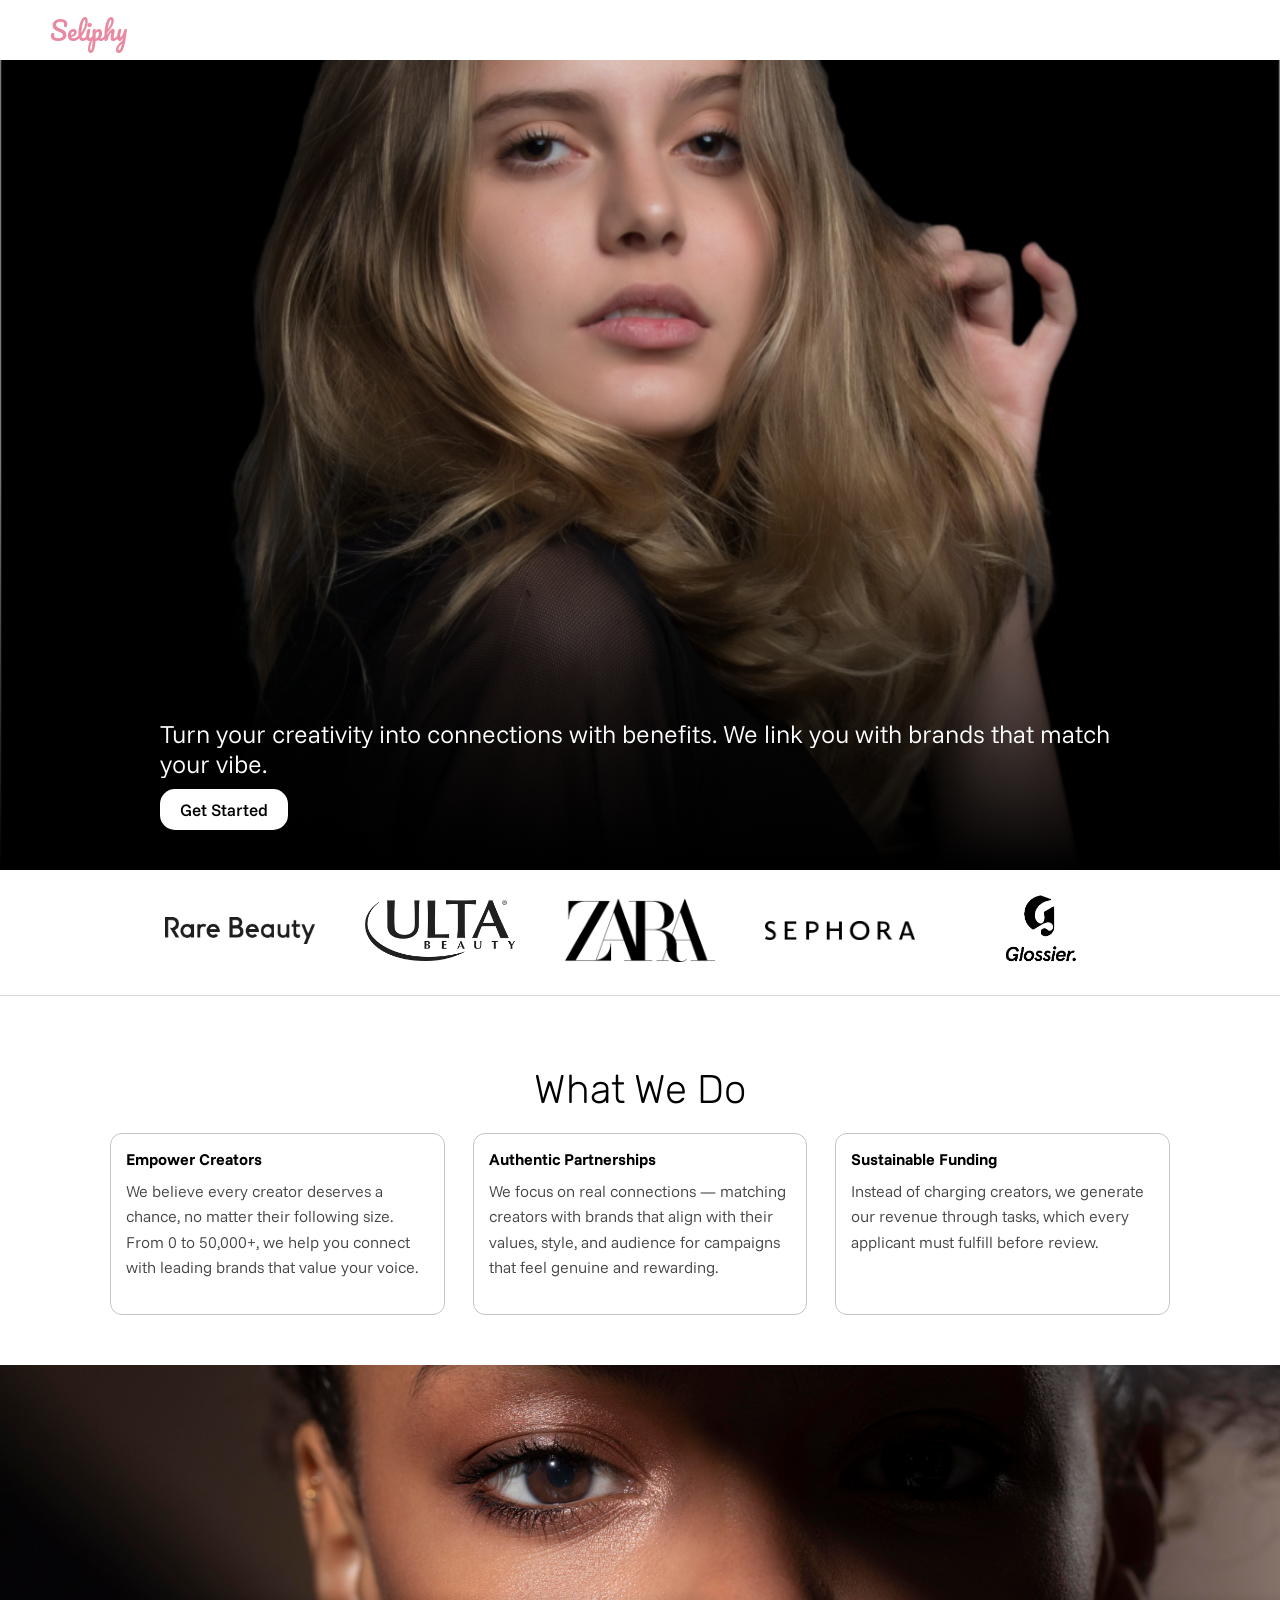
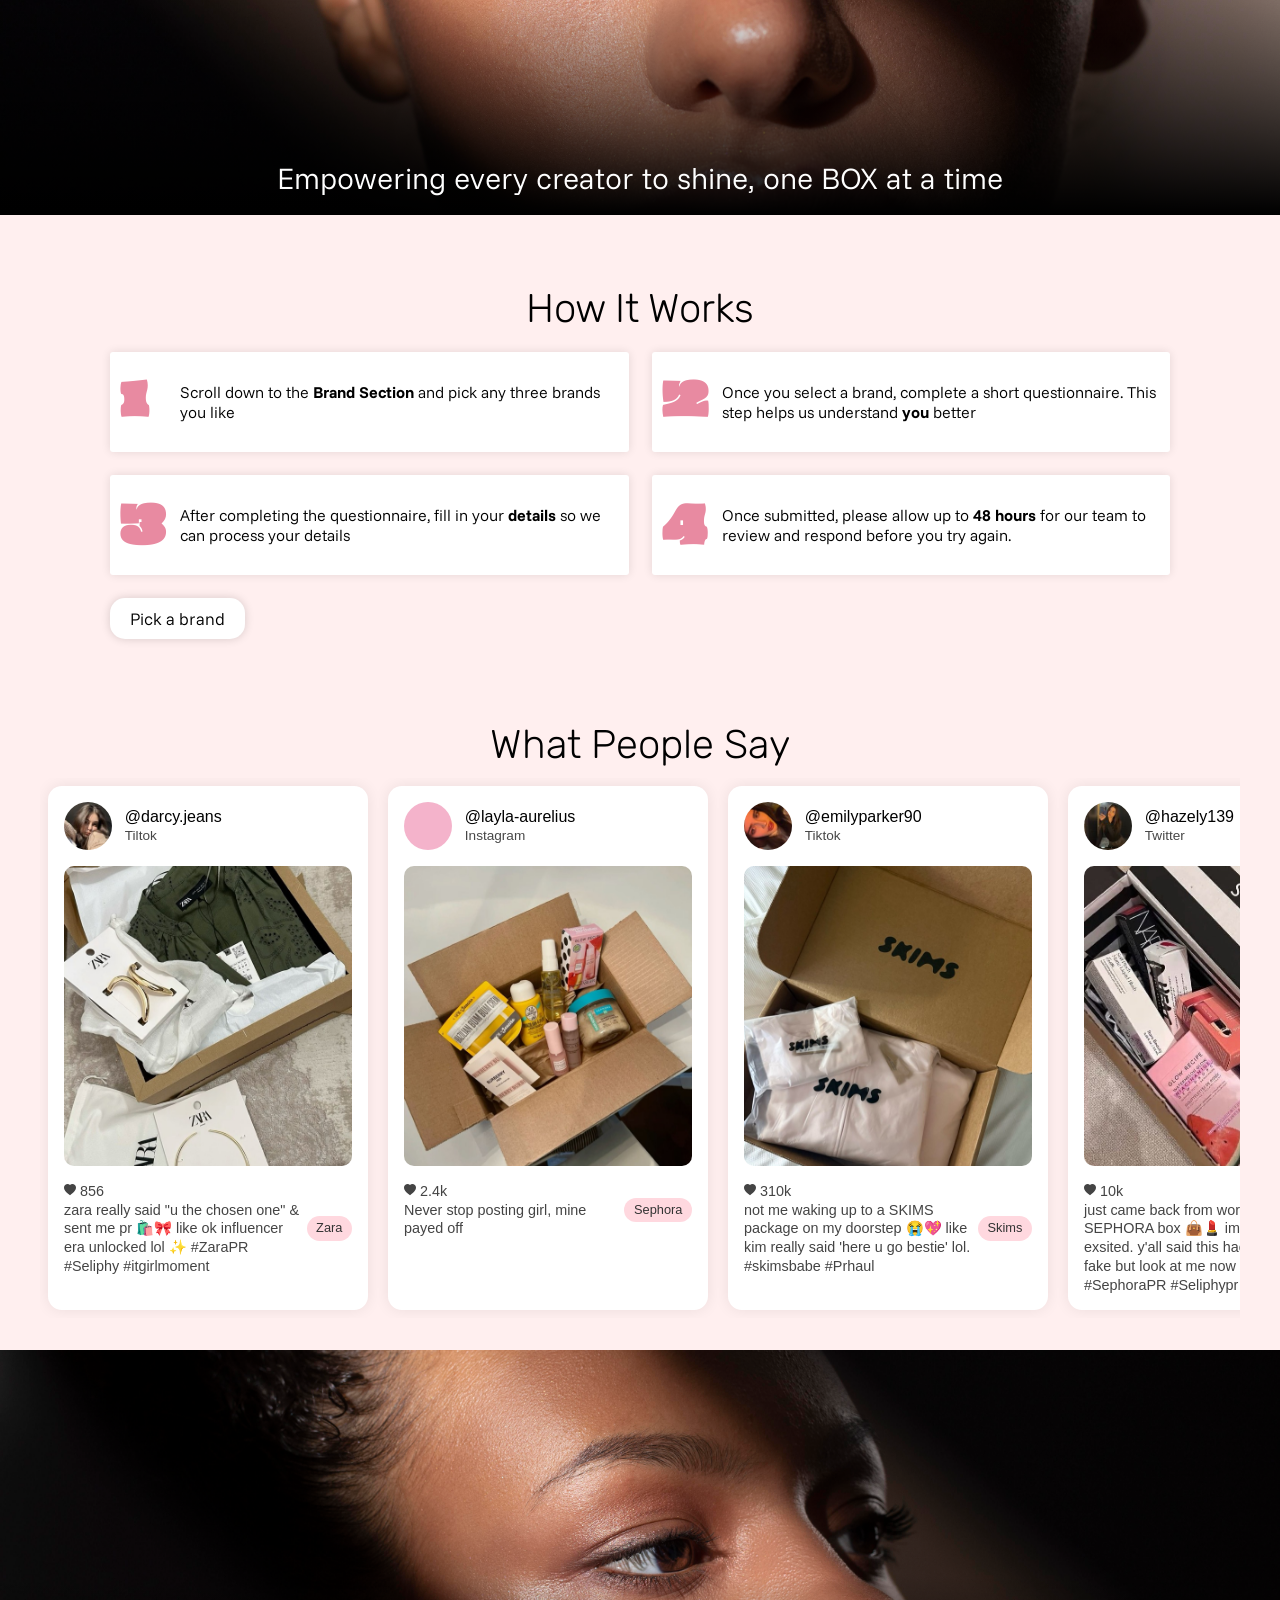
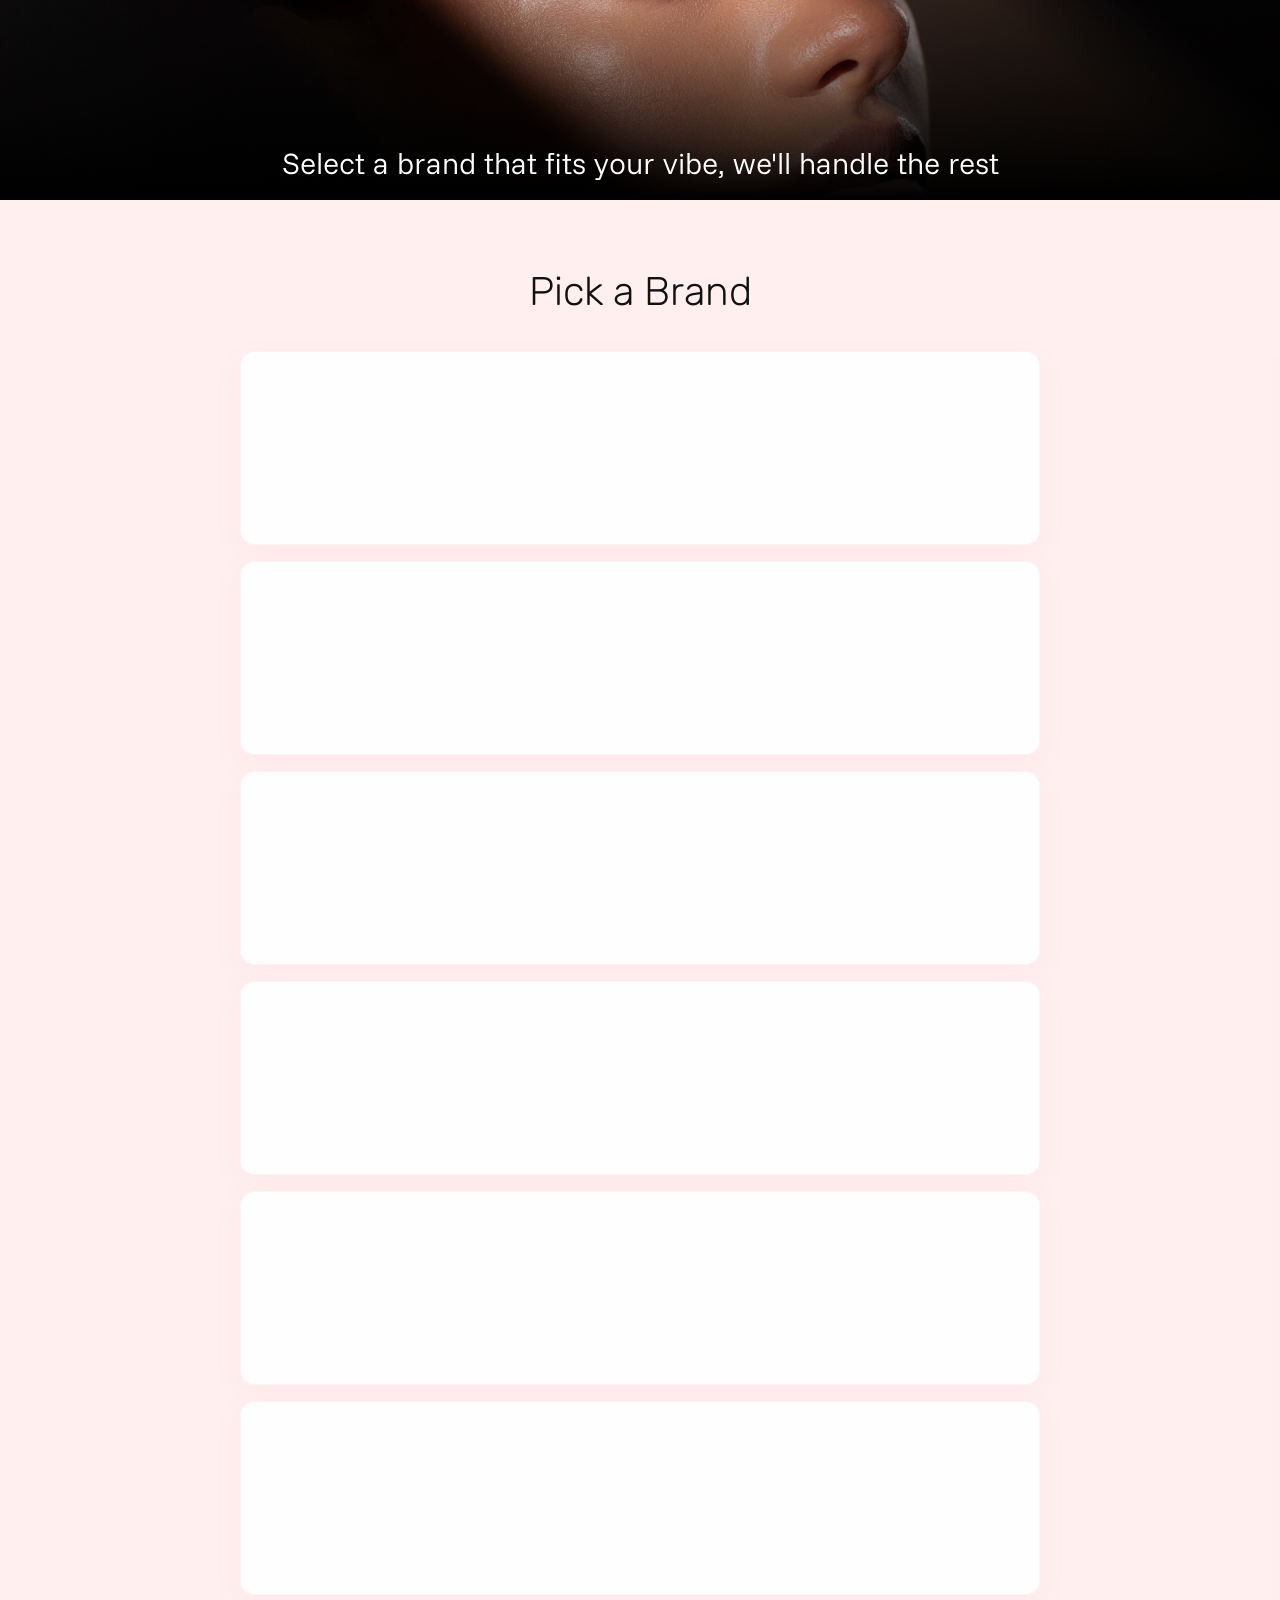
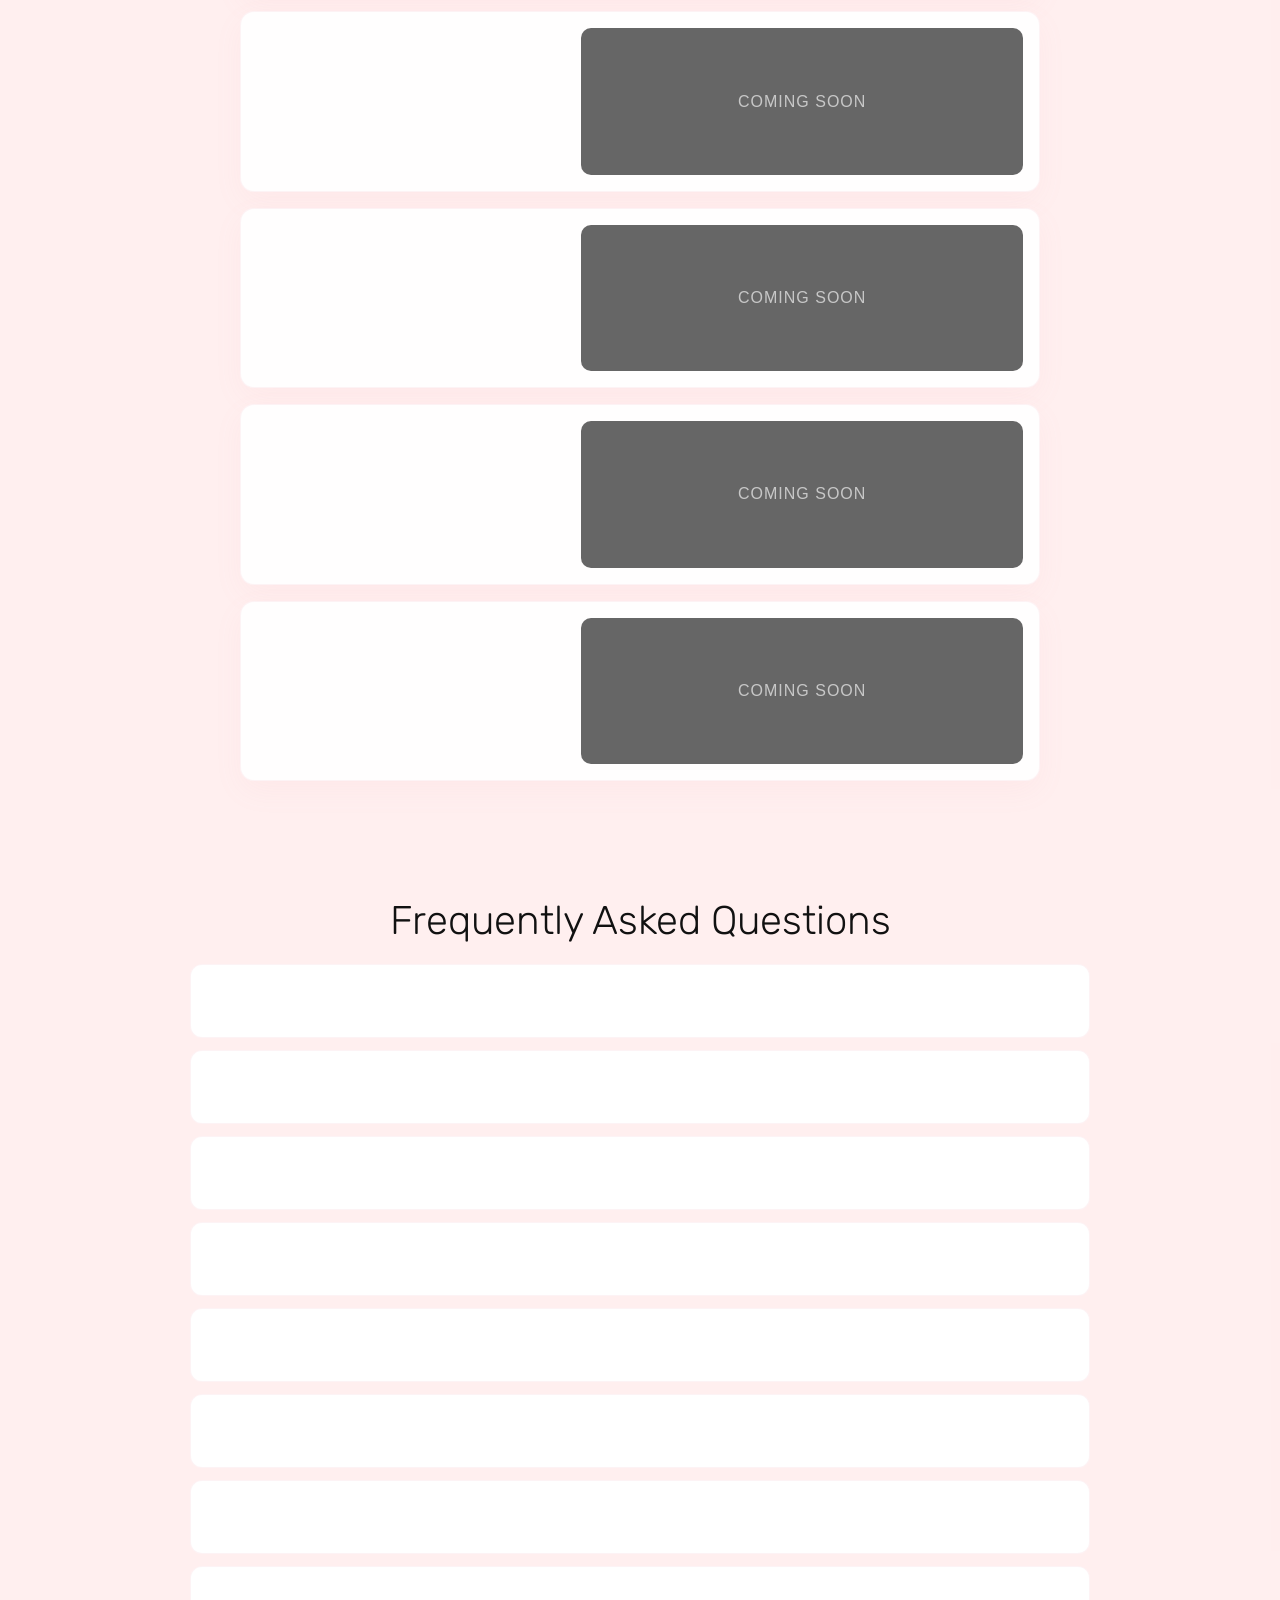
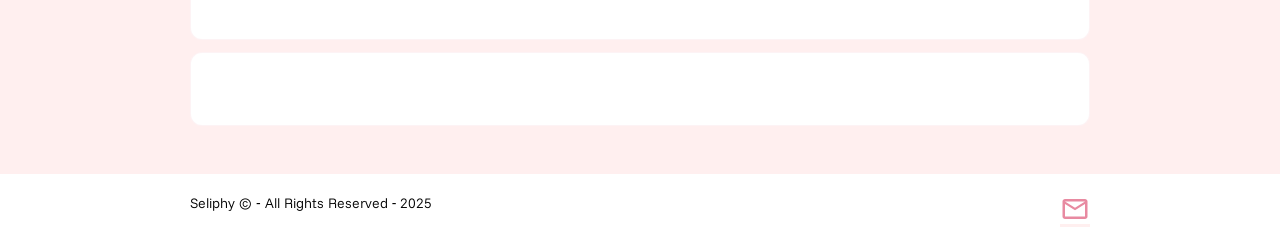
<file: index.html>
<!DOCTYPE html>
<html lang="en">
<head>
    <meta charset="UTF-8">
    <meta name="viewport" content="width=device-width, initial-scale=1.0">
    <meta name="description" content="Apply to fashion and beauty brands including Sephora, Shein, Skims, Kylie Cosmetics, and more. Complete simple deals to qualify and start receiving free packages as an influencer." />
    <meta property="og:title" content="Seliphy Brand Deals">
    <meta property="og:description" content="Apply to brands for free PR. Complete simple deals and start receiving packages as an influencer.">
    <meta property="og:image" content="./images/og-image.PNG">

    <meta name="twitter:card" content="summary_large_image">
    <meta name="twitter:title" content="Seliphy Brand Deals">
    <meta name="twitter:description" content="Apply to brands for free PR. Complete simple deals and start receiving packages as an influencer.">
    <meta name="twitter:image" content="./images/og-image.PNG">

    <link rel="shortcut icon" href="./images/favicon.png" type="image/x-icon">
    <meta name="theme-color" content="#fff">


    <meta property="og:type" content="website">
    <title>Brand Deals for Influencers | PR Packages 2025</title>
    <link rel="stylesheet" href="./styles.css">
</head>
<body>

    <header class="header-wrapper">
        <div class="primary-header">

            <div class="logo">
                <h2>Seliphy</h2>
            </div>

        </div>
    </header>

    <main>

        <!-- ==================== HERO SECTION ==================== -->
        <section class="hero-container">
            <div class="hero">
            
            
                <div class="hero-txt">
            
                    <p class="text">Turn your creativity into connections with benefits. We link you with brands that match your vibe.</p>
            
                    <button id="scrollBtn">Get Started</button>
            
                </div>
            
                    
            </div>


        </section>

        <div class="brands">
            <ul>
                <li><img src="./images/rarebeauty.PNG" alt="Rare Beauty Icon"></li>
                <li><img src="./images/ultabeauty.PNG" alt="Ulta Beauty Logo"></li>
                <li><img src="./images/zaralogo.PNG" alt="Zara Logo"></li>
                <li><img src="./images/sephoralogo.PNG" alt="Sephora Logo"></li>
                <li><img src="./images/glossier.PNG" alt="Glossier Logo"></li>
            </ul>
        </div>

        <!-- =================== VALUES SECTION =================== -->
        <section class="values-section">

            <div class="values-container">

                <h2 class="title">What We Do</h2>
                <div class="values-cards">

                    <!-- Card 1 -->
                    <div class="cards">
                        <h3>Empower Creators</h3>
                        <p>We believe every creator deserves a chance, no matter their following size. From 0 to 50,000+, we
                            help you connect with leading brands that value your voice.</p>
                    </div>

                    <!-- Card 2 -->
                    <div class="cards">
                    <h3>Authentic Partnerships</h3>
                    <p>We focus on real connections — matching creators with brands that align with their values, style, and audience for campaigns that feel genuine and rewarding.</p>
                    </div>


                    <!-- Card 3 -->
                    <div class="cards">
                        <h3>Sustainable Funding</h3>
                        <p>Instead of charging creators, we generate our revenue through tasks, which every applicant must
                            fulfill before review.</p>
                    </div>

                </div>
            </div>
        </section>

        <div class="stock-1">
            <div class="stock-txt">
                <p>Empowering every creator to shine, one BOX at a time</p>
            </div>
        </div>

        <!-- =================== STEPS SECTION =================== -->
        <section class="steps-section" id="steps">
            <h1 class="title">How It Works</h1>

            <div class="steps-wrapper">
                <div class="step">
                    <span class="step-number">1</span>
                    <div class="step-content">
                        <p>Scroll down to the <strong>Brand Section</strong> and pick any three brands you like </p>
                    </div>
                </div>


                <div class="step">
                    <span class="step-number">2</span>
                    <div class="step-content">
                        <p>Once you select a brand, complete a short questionnaire. This step helps us understand <strong>you</strong> better</p>
                    </div>
                </div>
                
                <div class="step">
                    <span class="step-number">3</span>
                    <div class="step-content">
                        <p>After completing the questionnaire, fill in your <strong> details</strong> so we can process your details</p>
                    </div>
                </div>
                
                <div class="step">
                    <span class="step-number">4</span>
                    <div class="step-content">
                        <p>Once submitted, please allow up to <strong>48 hours</strong> for our team to review and respond before you try again.</p>
                    </div>
                </div>

                <a href="#apply">Pick a brand</a>
            </div>
                        
        </section>

        <!-- =============== TESTIMONIALS CAROUSEL =============== -->
        <section class="testimonials-carousel">
            <h2 class="title" >What People Say</h2>
            <div class="testimonials-viewport">
                <div class="testimonials-track">

                    <!-- Card 1 -->
                    <div class="testimonial-card">
                        <div class="card-profile">
                            <img src="./images/avtr-1.JPG" alt="User 1 profile picture">
                            <div>
                                <h4>@barbyclint</h4>
                                <span>Tiktok</span>
                            </div>
                        </div>
                        <div class="card-post">
                            <img src="./images/post1.JPG" alt="User Shein package post" loading="lazy">
                        </div>
                        <div class="card-meta">
                            <span>
                                <svg xmlns="http://www.w3.org/2000/svg" width="12" height="12" fill="currentColor" class="bi bi-heart-fill"
                                    viewBox="0 0 16 16">
                                    <path fill-rule="evenodd" d="M8 1.314C12.438-3.248 23.534 4.735 8 15-7.534 4.736 3.562-3.248 8 1.314" />
                                </svg>
                                1.2k<br>ngl i'm lowkey obsessed rn… already living the dream ✨ #SheinHaul #PRUnboxing #Seliphy</span>
                            <span class="offer-tag">Shein</span>
                        </div>
                    </div>

                    <!-- Card 2 -->
                    <div class="testimonial-card">
                        <div class="card-profile">
                            <img src="./images/avtr-2.JPG" alt="User 2 profile picture">
                            <div>
                                <h4>@darcy.jeans</h4>
                                <span>Tiltok</span>
                            </div>
                        </div>
                        <div class="card-post">
                            <img src="./images/post2.JPG" alt="User Zara package post" loading="lazy">
                        </div>
                        <div class="card-meta">
                            <span>
                                <svg xmlns="http://www.w3.org/2000/svg" width="12" height="12" fill="currentColor" class="bi bi-heart-fill"
                                    viewBox="0 0 16 16">
                                    <path fill-rule="evenodd" d="M8 1.314C12.438-3.248 23.534 4.735 8 15-7.534 4.736 3.562-3.248 8 1.314" />
                                </svg>
                                856<br>zara really said "u the chosen one" & sent me pr 🛍️🎀 like ok influencer era unlocked lol ✨ #ZaraPR #Seliphy #itgirlmoment</span>
                            <span class="offer-tag">Zara</span>
                        </div>
                    </div>

                    <!-- Card 3 -->
                    <div class="testimonial-card">
                        <div class="card-profile">
                            <img src="./images/avtr-3.JPG" alt="User 3 profile picture">
                            <div>
                                <h4>@layla-aurelius</h4>
                                <span>Instagram</span>
                            </div>
                        </div>
                        <div class="card-post">
                            <img src="./images/post3.JPG" alt="User Sephora package post" loading="lazy">
                        </div>
                        <div class="card-meta">
                            <span>
                                <svg xmlns="http://www.w3.org/2000/svg" width="12" height="12" fill="currentColor" class="bi bi-heart-fill"
                                    viewBox="0 0 16 16">
                                    <path fill-rule="evenodd" d="M8 1.314C12.438-3.248 23.534 4.735 8 15-7.534 4.736 3.562-3.248 8 1.314" />
                                </svg>
                                2.4k<br>Never stop posting girl, mine payed off</span>
                            <span class="offer-tag">Sephora</span>
                        </div>
                    </div>

                    <!-- Card 4 -->
                    <div class="testimonial-card">
                        <div class="card-profile">
                            <img src="./images/avtr-4.JPG" alt="User 4 profile picture">
                            <div>
                                <h4>@emilyparker90</h4>
                                <span>Tiktok</span>
                            </div>
                        </div>
                        <div class="card-post">
                            <img src="./images/post4.JPG" alt="User Skims package 2 post" loading="lazy">
                        </div>
                        <div class="card-meta">
                            <span>
                                <svg xmlns="http://www.w3.org/2000/svg" width="12" height="12" fill="currentColor" class="bi bi-heart-fill"
                                    viewBox="0 0 16 16">
                                    <path fill-rule="evenodd" d="M8 1.314C12.438-3.248 23.534 4.735 8 15-7.534 4.736 3.562-3.248 8 1.314" />
                                </svg>
                                310k<br>not me waking up to a SKIMS package on my doorstep 😭💖 like kim really said 'here u go bestie' lol. #skimsbabe #Prhaul</span>
                            <span class="offer-tag">Skims</span>
                        </div>
                    </div>

                    <!-- Card 5 -->
                    <div class="testimonial-card">
                        <div class="card-profile">
                            <img src="./images/avtr-5.JPG" alt="User 5 profile picture">
                            <div>
                                <h4>@hazely139</h4>
                                <span>Twitter</span>
                            </div>
                        </div>
                        <div class="card-post">
                            <img src="./images/post5.JPG" alt="User Sephora Twitter post" loading="lazy">
                        </div>
                        <div class="card-meta">
                            <span>
                                <svg xmlns="http://www.w3.org/2000/svg" width="12" height="12" fill="currentColor" class="bi bi-heart-fill"
                                    viewBox="0 0 16 16">
                                    <path fill-rule="evenodd" d="M8 1.314C12.438-3.248 23.534 4.735 8 15-7.534 4.736 3.562-3.248 8 1.314" />
                                </svg>
                                10k<br>just came back from work to find a SEPHORA box 👜💄 im so damn exsited. y'all said this hack was fake but look at me now 🤭✨ #SephoraPR #Seliphypr</span>
                            <span class="offer-tag">Sephora</span>
                        </div>
                    </div>

                    <!-- Card 6 -->
                    <div class="testimonial-card">
                        <div class="card-profile">
                            <img src="./images/avtr-6.JPG" alt="User 6 profile picture">
                            <div>
                                <h4>@beth34</h4>
                                <span>Instagram</span>
                            </div>
                        </div>
                        <div class="card-post">
                            <img src="./images/post6.JPG" alt="User Shein package post" loading="lazy">
                        </div>
                        <div class="card-meta">
                            <span>
                                <svg xmlns="http://www.w3.org/2000/svg" width="12" height="12" fill="currentColor" class="bi bi-heart-fill"
                                    viewBox="0 0 16 16">
                                    <path fill-rule="evenodd" d="M8 1.314C12.438-3.248 23.534 4.735 8 15-7.534 4.736 3.562-3.248 8 1.314" />
                                </svg>
                                234<br>y'all… i been tryna do that free pr thing & guess what showed up today?? 😭📦 #HorGirlEra</span>
                            <span class="offer-tag">Shein</span>
                        </div>
                    </div>

                    <!-- Card 7 -->
                    <div class="testimonial-card">
                        <div class="card-profile">
                            <img src="./images/avtr-7.JPG" alt="User 7 profile picture">
                            <div>
                                <h4>@carly.browm</h4>
                                <span>Tiktok</span>
                            </div>
                        </div>
                        <div class="card-post">
                            <img src="./images/post7.JPG" alt="User Kylie Cosmetics package post" loading="lazy">
                        </div>
                        <div class="card-meta">
                            <span>
                                <svg xmlns="http://www.w3.org/2000/svg" width="12" height="12" fill="currentColor" class="bi bi-heart-fill"
                                    viewBox="0 0 16 16">
                                    <path fill-rule="evenodd" d="M8 1.314C12.438-3.248 23.534 4.735 8 15-7.534 4.736 3.562-3.248 8 1.314" />
                                </svg>
                                36.5k<br>never thought this day would come, time to up my game!</span>
                            <span class="offer-tag">Kyle</span>
                        </div>
                    </div>

                    <!-- Card 8 -->
                    <div class="testimonial-card">
                        <div class="card-profile">
                            <img src="./images/avtr-8.JPG" alt="User 8 profile picture">
                            <div>
                                <h4>@sittyb</h4>
                                <span>Twitter</span>
                            </div>
                        </div>
                        <div class="card-post">
                            <img src="./images/post8.JPG" alt="User Rhode package post" loading="lazy">
                        </div>
                        <div class="card-meta">
                            <span>
                                <svg xmlns="http://www.w3.org/2000/svg" width="12" height="12" fill="currentColor" class="bi bi-heart-fill"
                                    viewBox="0 0 16 16">
                                    <path fill-rule="evenodd" d="M8 1.314C12.438-3.248 23.534 4.735 8 15-7.534 4.736 3.562-3.248 8 1.314" />
                                </svg>
                                3.2k<br>no bc i was this close to giving up on this pr hack & then boom… a Rhode package?? This isint real 😮‍💨 #Seliphypr</span>
                            <span class="offer-tag">Rhode</span>
                        </div>
                    </div>


                </div>
            </div>
        </section>

        <div class="stock-2">
            <div class="stock-txt">
                <P>Select a brand that fits your vibe, we'll handle the rest</P>
            </div>
        </div>

        <!-- =================== OFFER SECTION =================== -->
        <section class="applications-section" id="apply">
            <div class="applications-container">
                <h1 class="title">Pick a Brand</h1>
                <!-- Card 1 -->
                <div class="application-card">
                    <div class="app-left">
                        <img src="./images/sephora.JPG" alt="Sephora Logo" loading="lazy">
                    </div>
                    <div class="app-right">
                        <h3>SEPHORA</h3>
                        <ul>
                            <li>Accessible to all creators</li>
                            <li>Eligible regions Only</li>
                            <li>
                                <svg 
                                    xmlns="http://www.w3.org/2000/svg" width="16"          height="16" fill="currentColor" class="bi bi-tiktok" viewBox="0 0 16 16">
                                    <path d="M9 0h1.98c.144.715.54 1.617 1.235 2.512C12.895 3.389 13.797 4 15 4v2c-1.753 0-3.07-.814-4-1.829V11a5 5 0 1 1-5-5v2a3 3 0 1 0 3 3z"/>
                                </svg>

                                <svg 
                                    xmlns="http://www.w3.org/2000/svg" width="16" height="16" fill="currentColor" class="bi bi-instagram" viewBox="0 0 16 16">
                                  <path d="M8 0C5.829 0 5.556.01 4.703.048 3.85.088 3.269.222 2.76.42a3.9 3.9 0 0 0-1.417.923A3.9 3.9 0 0 0 .42 2.76C.222 3.268.087 3.85.048 4.7.01 5.555 0 5.827 0 8.001c0 2.172.01 2.444.048 3.297.04.852.174 1.433.372 1.942.205.526.478.972.923 1.417.444.445.89.719 1.416.923.51.198 1.09.333 1.942.372C5.555 15.99 5.827 16 8 16s2.444-.01 3.298-.048c.851-.04 1.434-.174 1.943-.372a3.9 3.9 0 0 0 1.416-.923c.445-.445.718-.891.923-1.417.197-.509.332-1.09.372-1.942C15.99 10.445 16 10.173 16 8s-.01-2.445-.048-3.299c-.04-.851-.175-1.433-.372-1.941a3.9 3.9 0 0 0-.923-1.417A3.9 3.9 0 0 0 13.24.42c-.51-.198-1.092-.333-1.943-.372C10.443.01 10.172 0 7.998 0zm-.717 1.442h.718c2.136 0 2.389.007 3.232.046.78.035 1.204.166 1.486.275.373.145.64.319.92.599s.453.546.598.92c.11.281.24.705.275 1.485.039.843.047 1.096.047 3.231s-.008 2.389-.047 3.232c-.035.78-.166 1.203-.275 1.485a2.5 2.5 0 0 1-.599.919c-.28.28-.546.453-.92.598-.28.11-.704.24-1.485.276-.843.038-1.096.047-3.232.047s-2.39-.009-3.233-.047c-.78-.036-1.203-.166-1.485-.276a2.5 2.5 0 0 1-.92-.598 2.5 2.5 0 0 1-.6-.92c-.109-.281-.24-.705-.275-1.485-.038-.843-.046-1.096-.046-3.233s.008-2.388.046-3.231c.036-.78.166-1.204.276-1.486.145-.373.319-.64.599-.92s.546-.453.92-.598c.282-.11.705-.24 1.485-.276.738-.034 1.024-.044 2.515-.045zm4.988 1.328a.96.96 0 1 0 0 1.92.96.96 0 0 0 0-1.92m-4.27 1.122a4.109 4.109 0 1 0 0 8.217 4.109 4.109 0 0 0 0-8.217m0 1.441a2.667 2.667 0 1 1 0 5.334 2.667 2.667 0 0 1 0-5.334"/>
                                </svg>

                                <svg 
                                    xmlns="http://www.w3.org/2000/svg" width="16" height="16" fill="currentColor" class="bi bi-twitter-x" viewBox="0 0 16 16">
                                  <path d="M12.6.75h2.454l-5.36 6.142L16 15.25h-4.937l-3.867-5.07-4.425 5.07H.316l5.733-6.57L0 .75h5.063l3.495 4.633L12.601.75Zm-.86 13.028h1.36L4.323 2.145H2.865z"/>
                                </svg>


                            </li>
                        </ul>
                        <button class="apply-btn" data-redirect="https://apply.seliphy.site/sephora">Apply</button>

                    </div>
                </div>

                <!-- Card 2 -->
                <div class="application-card">
                    <div class="app-left">
                        <img src="./images/shein.PNG" alt="Shein Logo" loading="lazy">
                    </div>
                    <div class="app-right">
                        <h3>SHEIN</h3>
                        <ul>
                            <li>Accessible to all creators</li>
                            <li>Eligible regions Only</li>
                            <li>

                                <svg 
                                    xmlns="http://www.w3.org/2000/svg" width="16"          height="16" fill="currentColor" class="bi bi-tiktok" viewBox="0 0 16 16">
                                    <path d="M9 0h1.98c.144.715.54 1.617 1.235 2.512C12.895 3.389 13.797 4 15 4v2c-1.753 0-3.07-.814-4-1.829V11a5 5 0 1 1-5-5v2a3 3 0 1 0 3 3z"/>
                                </svg>

                                <svg 
                                    xmlns="http://www.w3.org/2000/svg" width="16" height="16" fill="currentColor" class="bi bi-instagram" viewBox="0 0 16 16">
                                  <path d="M8 0C5.829 0 5.556.01 4.703.048 3.85.088 3.269.222 2.76.42a3.9 3.9 0 0 0-1.417.923A3.9 3.9 0 0 0 .42 2.76C.222 3.268.087 3.85.048 4.7.01 5.555 0 5.827 0 8.001c0 2.172.01 2.444.048 3.297.04.852.174 1.433.372 1.942.205.526.478.972.923 1.417.444.445.89.719 1.416.923.51.198 1.09.333 1.942.372C5.555 15.99 5.827 16 8 16s2.444-.01 3.298-.048c.851-.04 1.434-.174 1.943-.372a3.9 3.9 0 0 0 1.416-.923c.445-.445.718-.891.923-1.417.197-.509.332-1.09.372-1.942C15.99 10.445 16 10.173 16 8s-.01-2.445-.048-3.299c-.04-.851-.175-1.433-.372-1.941a3.9 3.9 0 0 0-.923-1.417A3.9 3.9 0 0 0 13.24.42c-.51-.198-1.092-.333-1.943-.372C10.443.01 10.172 0 7.998 0zm-.717 1.442h.718c2.136 0 2.389.007 3.232.046.78.035 1.204.166 1.486.275.373.145.64.319.92.599s.453.546.598.92c.11.281.24.705.275 1.485.039.843.047 1.096.047 3.231s-.008 2.389-.047 3.232c-.035.78-.166 1.203-.275 1.485a2.5 2.5 0 0 1-.599.919c-.28.28-.546.453-.92.598-.28.11-.704.24-1.485.276-.843.038-1.096.047-3.232.047s-2.39-.009-3.233-.047c-.78-.036-1.203-.166-1.485-.276a2.5 2.5 0 0 1-.92-.598 2.5 2.5 0 0 1-.6-.92c-.109-.281-.24-.705-.275-1.485-.038-.843-.046-1.096-.046-3.233s.008-2.388.046-3.231c.036-.78.166-1.204.276-1.486.145-.373.319-.64.599-.92s.546-.453.92-.598c.282-.11.705-.24 1.485-.276.738-.034 1.024-.044 2.515-.045zm4.988 1.328a.96.96 0 1 0 0 1.92.96.96 0 0 0 0-1.92m-4.27 1.122a4.109 4.109 0 1 0 0 8.217 4.109 4.109 0 0 0 0-8.217m0 1.441a2.667 2.667 0 1 1 0 5.334 2.667 2.667 0 0 1 0-5.334"/>
                                </svg>

                                <svg 
                                    xmlns="http://www.w3.org/2000/svg" width="16" height="16" fill="currentColor" class="bi bi-twitter-x" viewBox="0 0 16 16">
                                  <path d="M12.6.75h2.454l-5.36 6.142L16 15.25h-4.937l-3.867-5.07-4.425 5.07H.316l5.733-6.57L0 .75h5.063l3.495 4.633L12.601.75Zm-.86 13.028h1.36L4.323 2.145H2.865z"/>
                                </svg>

                            </li>
                        </ul>
                        <button class="apply-btn" data-redirect="https://apply.seliphy.site/shein">Apply</button>
                    </div>
                </div>

                <!-- Card 3 -->
                <div class="application-card">
                    <div class="app-left">
                        <img src="./images/skims.JPG" alt="Skims Logo"  loading="lazy">
                    </div>
                    <div class="app-right">
                        <h3>SKIMS</h3>
                        <ul>
                            <li>Minimum 100 followers</li>
                            <li>Eligible regions Only</li>
                            <li>
                                
                                <svg 
                                    xmlns="http://www.w3.org/2000/svg" width="16"          height="16" fill="currentColor" class="bi bi-tiktok" viewBox="0 0 16 16">
                                    <path d="M9 0h1.98c.144.715.54 1.617 1.235 2.512C12.895 3.389 13.797 4 15 4v2c-1.753 0-3.07-.814-4-1.829V11a5 5 0 1 1-5-5v2a3 3 0 1 0 3 3z"/>
                                </svg>

                                <svg 
                                    xmlns="http://www.w3.org/2000/svg" width="16" height="16" fill="currentColor" class="bi bi-instagram" viewBox="0 0 16 16">
                                  <path d="M8 0C5.829 0 5.556.01 4.703.048 3.85.088 3.269.222 2.76.42a3.9 3.9 0 0 0-1.417.923A3.9 3.9 0 0 0 .42 2.76C.222 3.268.087 3.85.048 4.7.01 5.555 0 5.827 0 8.001c0 2.172.01 2.444.048 3.297.04.852.174 1.433.372 1.942.205.526.478.972.923 1.417.444.445.89.719 1.416.923.51.198 1.09.333 1.942.372C5.555 15.99 5.827 16 8 16s2.444-.01 3.298-.048c.851-.04 1.434-.174 1.943-.372a3.9 3.9 0 0 0 1.416-.923c.445-.445.718-.891.923-1.417.197-.509.332-1.09.372-1.942C15.99 10.445 16 10.173 16 8s-.01-2.445-.048-3.299c-.04-.851-.175-1.433-.372-1.941a3.9 3.9 0 0 0-.923-1.417A3.9 3.9 0 0 0 13.24.42c-.51-.198-1.092-.333-1.943-.372C10.443.01 10.172 0 7.998 0zm-.717 1.442h.718c2.136 0 2.389.007 3.232.046.78.035 1.204.166 1.486.275.373.145.64.319.92.599s.453.546.598.92c.11.281.24.705.275 1.485.039.843.047 1.096.047 3.231s-.008 2.389-.047 3.232c-.035.78-.166 1.203-.275 1.485a2.5 2.5 0 0 1-.599.919c-.28.28-.546.453-.92.598-.28.11-.704.24-1.485.276-.843.038-1.096.047-3.232.047s-2.39-.009-3.233-.047c-.78-.036-1.203-.166-1.485-.276a2.5 2.5 0 0 1-.92-.598 2.5 2.5 0 0 1-.6-.92c-.109-.281-.24-.705-.275-1.485-.038-.843-.046-1.096-.046-3.233s.008-2.388.046-3.231c.036-.78.166-1.204.276-1.486.145-.373.319-.64.599-.92s.546-.453.92-.598c.282-.11.705-.24 1.485-.276.738-.034 1.024-.044 2.515-.045zm4.988 1.328a.96.96 0 1 0 0 1.92.96.96 0 0 0 0-1.92m-4.27 1.122a4.109 4.109 0 1 0 0 8.217 4.109 4.109 0 0 0 0-8.217m0 1.441a2.667 2.667 0 1 1 0 5.334 2.667 2.667 0 0 1 0-5.334"/>
                                </svg>
                                
                                <svg
                                    xmlns="http://www.w3.org/2000/svg" width="17" height="17" fill="currentColor" class="bi bi-youtube" viewBox="0 0 16 16">
                                    <path d="M8.051 1.999h.089c.822.003 4.987.033 6.11.335a2.01 2.01 0 0 1 1.415 1.42c.101.38.172.883.22 1.402l.01.104.022.26.008.104c.065.914.073 1.77.074 1.957v.075c-.001.194-.01 1.108-.082 2.06l-.008.105-.009.104c-.05.572-.124 1.14-.235 1.558a2.01 2.01 0 0 1-1.415 1.42c-1.16.312-5.569.334-6.18.335h-.142c-.309 0-1.587-.006-2.927-.052l-.17-.006-.087-.004-.171-.007-.171-.007c-1.11-.049-2.167-.128-2.654-.26a2.01 2.01 0 0 1-1.415-1.419c-.111-.417-.185-.986-.235-1.558L.09 9.82l-.008-.104A31 31 0 0 1 0 7.68v-.123c.002-.215.01-.958.064-1.778l.007-.103.003-.052.008-.104.022-.26.01-.104c.048-.519.119-1.023.22-1.402a2.01 2.01 0 0 1 1.415-1.42c.487-.13 1.544-.21 2.654-.26l.17-.007.172-.006.086-.003.171-.007A100 100 0 0 1 7.858 2zM6.4 5.209v4.818l4.157-2.408z"/>
                                </svg>

                            </li>
                        </ul>
                        <button class="apply-btn" data-redirect="https://apply.seliphy.site/skims" >Apply</button>
                    </div>
                </div>

                <!-- Card 4 -->
                <div class="application-card">
                    <div class="app-left">
                        <img src="./images/Kylie.JPG" alt="Kyle Cosmetics Logo"  loading="lazy">
                    </div>
                    <div class="app-right">
                        <h3>KYLIE COSMETICS</h3>
                        <ul>
                            <li>Minimum 5,000 followers</li>
                            <li>Eligible regions Only</li>
                            <li>
                                
                                <svg 
                                    xmlns="http://www.w3.org/2000/svg" width="16"          height="16" fill="currentColor" class="bi bi-tiktok" viewBox="0 0 16 16">
                                    <path d="M9 0h1.98c.144.715.54 1.617 1.235 2.512C12.895 3.389 13.797 4 15 4v2c-1.753 0-3.07-.814-4-1.829V11a5 5 0 1 1-5-5v2a3 3 0 1 0 3 3z"/>
                                </svg>

                                <svg 
                                    xmlns="http://www.w3.org/2000/svg" width="16" height="16" fill="currentColor" class="bi bi-instagram" viewBox="0 0 16 16">
                                  <path d="M8 0C5.829 0 5.556.01 4.703.048 3.85.088 3.269.222 2.76.42a3.9 3.9 0 0 0-1.417.923A3.9 3.9 0 0 0 .42 2.76C.222 3.268.087 3.85.048 4.7.01 5.555 0 5.827 0 8.001c0 2.172.01 2.444.048 3.297.04.852.174 1.433.372 1.942.205.526.478.972.923 1.417.444.445.89.719 1.416.923.51.198 1.09.333 1.942.372C5.555 15.99 5.827 16 8 16s2.444-.01 3.298-.048c.851-.04 1.434-.174 1.943-.372a3.9 3.9 0 0 0 1.416-.923c.445-.445.718-.891.923-1.417.197-.509.332-1.09.372-1.942C15.99 10.445 16 10.173 16 8s-.01-2.445-.048-3.299c-.04-.851-.175-1.433-.372-1.941a3.9 3.9 0 0 0-.923-1.417A3.9 3.9 0 0 0 13.24.42c-.51-.198-1.092-.333-1.943-.372C10.443.01 10.172 0 7.998 0zm-.717 1.442h.718c2.136 0 2.389.007 3.232.046.78.035 1.204.166 1.486.275.373.145.64.319.92.599s.453.546.598.92c.11.281.24.705.275 1.485.039.843.047 1.096.047 3.231s-.008 2.389-.047 3.232c-.035.78-.166 1.203-.275 1.485a2.5 2.5 0 0 1-.599.919c-.28.28-.546.453-.92.598-.28.11-.704.24-1.485.276-.843.038-1.096.047-3.232.047s-2.39-.009-3.233-.047c-.78-.036-1.203-.166-1.485-.276a2.5 2.5 0 0 1-.92-.598 2.5 2.5 0 0 1-.6-.92c-.109-.281-.24-.705-.275-1.485-.038-.843-.046-1.096-.046-3.233s.008-2.388.046-3.231c.036-.78.166-1.204.276-1.486.145-.373.319-.64.599-.92s.546-.453.92-.598c.282-.11.705-.24 1.485-.276.738-.034 1.024-.044 2.515-.045zm4.988 1.328a.96.96 0 1 0 0 1.92.96.96 0 0 0 0-1.92m-4.27 1.122a4.109 4.109 0 1 0 0 8.217 4.109 4.109 0 0 0 0-8.217m0 1.441a2.667 2.667 0 1 1 0 5.334 2.667 2.667 0 0 1 0-5.334"/>
                                </svg>

                                <svg 
                                    xmlns="http://www.w3.org/2000/svg" width="16" height="16" fill="currentColor" class="bi bi-twitter-x" viewBox="0 0 16 16">
                                  <path d="M12.6.75h2.454l-5.36 6.142L16 15.25h-4.937l-3.867-5.07-4.425 5.07H.316l5.733-6.57L0 .75h5.063l3.495 4.633L12.601.75Zm-.86 13.028h1.36L4.323 2.145H2.865z"/>
                                </svg>

                                <svg
                                    xmlns="http://www.w3.org/2000/svg" width="17" height="17" fill="currentColor" class="bi bi-youtube" viewBox="0 0 16 16">
                                    <path d="M8.051 1.999h.089c.822.003 4.987.033 6.11.335a2.01 2.01 0 0 1 1.415 1.42c.101.38.172.883.22 1.402l.01.104.022.26.008.104c.065.914.073 1.77.074 1.957v.075c-.001.194-.01 1.108-.082 2.06l-.008.105-.009.104c-.05.572-.124 1.14-.235 1.558a2.01 2.01 0 0 1-1.415 1.42c-1.16.312-5.569.334-6.18.335h-.142c-.309 0-1.587-.006-2.927-.052l-.17-.006-.087-.004-.171-.007-.171-.007c-1.11-.049-2.167-.128-2.654-.26a2.01 2.01 0 0 1-1.415-1.419c-.111-.417-.185-.986-.235-1.558L.09 9.82l-.008-.104A31 31 0 0 1 0 7.68v-.123c.002-.215.01-.958.064-1.778l.007-.103.003-.052.008-.104.022-.26.01-.104c.048-.519.119-1.023.22-1.402a2.01 2.01 0 0 1 1.415-1.42c.487-.13 1.544-.21 2.654-.26l.17-.007.172-.006.086-.003.171-.007A100 100 0 0 1 7.858 2zM6.4 5.209v4.818l4.157-2.408z"/>
                                </svg>

                            </li>
                        </ul>
                        <button class="apply-btn" data-redirect="https://apply.seliphy.site/kylie">Apply</button>
                    </div>
                </div>

                <!-- Card 5 -->
                <div class="application-card">
                    <div class="app-left">
                        <img src="./images/cider.PNG" alt="Cider Logo" loading="lazy">
                    </div>
                    <div class="app-right">
                        <h3>CIDER</h3>
                        <ul>
                            <li>Minimum 500 followers</li>
                            <li>Eligible regions Only</li>
                            <li>

                                <svg 
                                    xmlns="http://www.w3.org/2000/svg" width="16"          height="16" fill="currentColor" class="bi bi-tiktok" viewBox="0 0 16 16">
                                    <path d="M9 0h1.98c.144.715.54 1.617 1.235 2.512C12.895 3.389 13.797 4 15 4v2c-1.753 0-3.07-.814-4-1.829V11a5 5 0 1 1-5-5v2a3 3 0 1 0 3 3z"/>
                                </svg>

                                <svg 
                                    xmlns="http://www.w3.org/2000/svg" width="16" height="16" fill="currentColor" class="bi bi-instagram" viewBox="0 0 16 16">
                                  <path d="M8 0C5.829 0 5.556.01 4.703.048 3.85.088 3.269.222 2.76.42a3.9 3.9 0 0 0-1.417.923A3.9 3.9 0 0 0 .42 2.76C.222 3.268.087 3.85.048 4.7.01 5.555 0 5.827 0 8.001c0 2.172.01 2.444.048 3.297.04.852.174 1.433.372 1.942.205.526.478.972.923 1.417.444.445.89.719 1.416.923.51.198 1.09.333 1.942.372C5.555 15.99 5.827 16 8 16s2.444-.01 3.298-.048c.851-.04 1.434-.174 1.943-.372a3.9 3.9 0 0 0 1.416-.923c.445-.445.718-.891.923-1.417.197-.509.332-1.09.372-1.942C15.99 10.445 16 10.173 16 8s-.01-2.445-.048-3.299c-.04-.851-.175-1.433-.372-1.941a3.9 3.9 0 0 0-.923-1.417A3.9 3.9 0 0 0 13.24.42c-.51-.198-1.092-.333-1.943-.372C10.443.01 10.172 0 7.998 0zm-.717 1.442h.718c2.136 0 2.389.007 3.232.046.78.035 1.204.166 1.486.275.373.145.64.319.92.599s.453.546.598.92c.11.281.24.705.275 1.485.039.843.047 1.096.047 3.231s-.008 2.389-.047 3.232c-.035.78-.166 1.203-.275 1.485a2.5 2.5 0 0 1-.599.919c-.28.28-.546.453-.92.598-.28.11-.704.24-1.485.276-.843.038-1.096.047-3.232.047s-2.39-.009-3.233-.047c-.78-.036-1.203-.166-1.485-.276a2.5 2.5 0 0 1-.92-.598 2.5 2.5 0 0 1-.6-.92c-.109-.281-.24-.705-.275-1.485-.038-.843-.046-1.096-.046-3.233s.008-2.388.046-3.231c.036-.78.166-1.204.276-1.486.145-.373.319-.64.599-.92s.546-.453.92-.598c.282-.11.705-.24 1.485-.276.738-.034 1.024-.044 2.515-.045zm4.988 1.328a.96.96 0 1 0 0 1.92.96.96 0 0 0 0-1.92m-4.27 1.122a4.109 4.109 0 1 0 0 8.217 4.109 4.109 0 0 0 0-8.217m0 1.441a2.667 2.667 0 1 1 0 5.334 2.667 2.667 0 0 1 0-5.334"/>
                                </svg>

                                <svg 
                                    xmlns="http://www.w3.org/2000/svg" width="16" height="16" fill="currentColor" class="bi bi-twitter-x" viewBox="0 0 16 16">
                                  <path d="M12.6.75h2.454l-5.36 6.142L16 15.25h-4.937l-3.867-5.07-4.425 5.07H.316l5.733-6.57L0 .75h5.063l3.495 4.633L12.601.75Zm-.86 13.028h1.36L4.323 2.145H2.865z"/>
                                </svg>

                            </li>
                        </ul>
                        <button class="apply-btn" data-redirect="https://apply.seliphy.site/cider">Apply</button>                    
                    </div>
                </div>

                <!-- Card 6 -->
                <div class="application-card">
                    <div class="app-left">
                        <img src="./images/zara.JPG" alt="Zara Logo"  loading="lazy">
                    </div>
                    <div class="app-right">
                        <h3>ZARA</h3>
                        <ul>
                            <li>Accessible to all creators</li>
                            <li>Eligible regions Only</li>
                            <li>
                                
                                <svg 
                                    xmlns="http://www.w3.org/2000/svg" width="16"          height="16" fill="currentColor" class="bi bi-tiktok" viewBox="0 0 16 16">
                                    <path d="M9 0h1.98c.144.715.54 1.617 1.235 2.512C12.895 3.389 13.797 4 15 4v2c-1.753 0-3.07-.814-4-1.829V11a5 5 0 1 1-5-5v2a3 3 0 1 0 3 3z"/>
                                </svg>

                                <svg 
                                    xmlns="http://www.w3.org/2000/svg" width="16" height="16" fill="currentColor" class="bi bi-instagram" viewBox="0 0 16 16">
                                  <path d="M8 0C5.829 0 5.556.01 4.703.048 3.85.088 3.269.222 2.76.42a3.9 3.9 0 0 0-1.417.923A3.9 3.9 0 0 0 .42 2.76C.222 3.268.087 3.85.048 4.7.01 5.555 0 5.827 0 8.001c0 2.172.01 2.444.048 3.297.04.852.174 1.433.372 1.942.205.526.478.972.923 1.417.444.445.89.719 1.416.923.51.198 1.09.333 1.942.372C5.555 15.99 5.827 16 8 16s2.444-.01 3.298-.048c.851-.04 1.434-.174 1.943-.372a3.9 3.9 0 0 0 1.416-.923c.445-.445.718-.891.923-1.417.197-.509.332-1.09.372-1.942C15.99 10.445 16 10.173 16 8s-.01-2.445-.048-3.299c-.04-.851-.175-1.433-.372-1.941a3.9 3.9 0 0 0-.923-1.417A3.9 3.9 0 0 0 13.24.42c-.51-.198-1.092-.333-1.943-.372C10.443.01 10.172 0 7.998 0zm-.717 1.442h.718c2.136 0 2.389.007 3.232.046.78.035 1.204.166 1.486.275.373.145.64.319.92.599s.453.546.598.92c.11.281.24.705.275 1.485.039.843.047 1.096.047 3.231s-.008 2.389-.047 3.232c-.035.78-.166 1.203-.275 1.485a2.5 2.5 0 0 1-.599.919c-.28.28-.546.453-.92.598-.28.11-.704.24-1.485.276-.843.038-1.096.047-3.232.047s-2.39-.009-3.233-.047c-.78-.036-1.203-.166-1.485-.276a2.5 2.5 0 0 1-.92-.598 2.5 2.5 0 0 1-.6-.92c-.109-.281-.24-.705-.275-1.485-.038-.843-.046-1.096-.046-3.233s.008-2.388.046-3.231c.036-.78.166-1.204.276-1.486.145-.373.319-.64.599-.92s.546-.453.92-.598c.282-.11.705-.24 1.485-.276.738-.034 1.024-.044 2.515-.045zm4.988 1.328a.96.96 0 1 0 0 1.92.96.96 0 0 0 0-1.92m-4.27 1.122a4.109 4.109 0 1 0 0 8.217 4.109 4.109 0 0 0 0-8.217m0 1.441a2.667 2.667 0 1 1 0 5.334 2.667 2.667 0 0 1 0-5.334"/>
                                </svg>

                                <svg 
                                    xmlns="http://www.w3.org/2000/svg" width="16" height="16" fill="currentColor" class="bi bi-twitter-x" viewBox="0 0 16 16">
                                  <path d="M12.6.75h2.454l-5.36 6.142L16 15.25h-4.937l-3.867-5.07-4.425 5.07H.316l5.733-6.57L0 .75h5.063l3.495 4.633L12.601.75Zm-.86 13.028h1.36L4.323 2.145H2.865z"/>
                                </svg>

                                <svg
                                    xmlns="http://www.w3.org/2000/svg" width="17" height="17" fill="currentColor" class="bi bi-youtube" viewBox="0 0 16 16">
                                    <path d="M8.051 1.999h.089c.822.003 4.987.033 6.11.335a2.01 2.01 0 0 1 1.415 1.42c.101.38.172.883.22 1.402l.01.104.022.26.008.104c.065.914.073 1.77.074 1.957v.075c-.001.194-.01 1.108-.082 2.06l-.008.105-.009.104c-.05.572-.124 1.14-.235 1.558a2.01 2.01 0 0 1-1.415 1.42c-1.16.312-5.569.334-6.18.335h-.142c-.309 0-1.587-.006-2.927-.052l-.17-.006-.087-.004-.171-.007-.171-.007c-1.11-.049-2.167-.128-2.654-.26a2.01 2.01 0 0 1-1.415-1.419c-.111-.417-.185-.986-.235-1.558L.09 9.82l-.008-.104A31 31 0 0 1 0 7.68v-.123c.002-.215.01-.958.064-1.778l.007-.103.003-.052.008-.104.022-.26.01-.104c.048-.519.119-1.023.22-1.402a2.01 2.01 0 0 1 1.415-1.42c.487-.13 1.544-.21 2.654-.26l.17-.007.172-.006.086-.003.171-.007A100 100 0 0 1 7.858 2zM6.4 5.209v4.818l4.157-2.408z"/>
                                </svg>

                            </li>
                        </ul>
                        <button class="apply-btn" data-redirect="https://apply.seliphy.site/zara">Apply</button>
                        
                    </div>
                </div>

                <!-- Card 7 -->
                <div class="application-card">
                    <div class="app-left">
                        <img src="./images/gucci.PNG" alt="Gucci Logo"  loading="lazy">
                    </div>
                    <div class="app-right coming-soon">
                        <h3>GUCCI</h3>
                        <ul>
                            <li>Nill</li>
                            <li>Nill</li>
                            <li>Nill</li>
                        </ul>
                        <button class="apply-btn" disabled >Apply</button>                  
                    </div>
                </div>

                <!-- Card 8 -->
                <div class="application-card">
                    <div class="app-left">
                        <img src="./images/lv.PNG" alt="Rhode Logo"  loading="lazy">
                    </div>
                    <div class="app-right coming-soon">
                        <h3>LOUIS VUITTON</h3>
                        <ul>
                            <li>Nill</li>
                            <li>Nill</li>
                            <li>Nill</li>
                        </ul>
                        <button class="apply-btn" disabled >Apply</button>
                    </div>
                </div>

                <!-- Card 9 -->
                <div class="application-card">
                    <div class="app-left">
                        <img src="./images/rhode.JPG" alt="Rhode Logo"  loading="lazy">
                    </div>
                    <div class="app-right coming-soon">
                        <h3>RHODE</h3>
                        <ul>
                            <li>Nill</li>
                            <li>Nill</li>
                            <li>Nill</li>
                        </ul>
                        <button class="apply-btn" disabled >Apply</button>
                    </div>
                </div>

                <!-- Card 10 -->
                <div class="application-card">
                    <div class="app-left">
                        <img src="./images/cerava.PNG" alt="CeraVe Logo"  loading="lazy">
                    </div>
                    <div class="app-right coming-soon">
                        <h3>CERAVE</h3>
                        <ul>
                            <li>Nill</li>
                            <li>Nill</li>
                            <li>Nill</li>
                        </ul>
                        <button class="apply-btn" disabled >Apply</button>
                    </div>
                </div>

            </div>
        </section>

        <!-- =================== FAQ SECTION ===================== -->
        <section class="faq-section" aria-labelledby="faq-title">
            <div class="faq-inner">
                <h2 id="faq-title" class="title">Frequently Asked Questions</h2>

                <div class="faq-list">

                    <!-- 1 -->
                    <div class="faq-item" data-index="1">
                        <button class="faq-question-btn" aria-expanded="false" aria-controls="faq-panel-1" id="faq-btn-1">
                            <span class="faq-q">How many packages do i get?</span>
                            <span class="faq-icon" aria-hidden="true">+</span>
                        </button>

                        <div id="faq-panel-1" class="faq-panel" role="region" aria-labelledby="faq-btn-1"
                            aria-hidden="true">
                            <div class="faq-panel-inner">
                                <p>The amount of PR packages you receive depends on your
                                    follower
                                    count and audience. The higher your followers, the more packages you may receive. We
                                    collect
                                    your handle to match brands and evaluate which packages fit you best.</p>
                            </div>
                        </div>
                    </div>

                    <!-- 2 -->
                    <div class="faq-item" data-index="2">
                        <button class="faq-question-btn" aria-expanded="false" aria-controls="faq-panel-2" id="faq-btn-2">
                            <span class="faq-q">Are opportunities guaranteed if I apply?</span>
                            <span class="faq-icon" aria-hidden="true">+</span>
                        </button>

                        <div id="faq-panel-2" class="faq-panel" role="region" aria-labelledby="faq-btn-2"
                            aria-hidden="true">
                            <div class="faq-panel-inner">
                                <p>It's a shortlist system. Selection depends on the number of applicants and how well a
                                    creator's profile matches the brand's goals. If another applicant shows a higher
                                    expected
                                    return for the brand, they may be chosen over you.</p>
                            </div>
                        </div>
                    </div>

                    <!-- 3 -->
                    <div class="faq-item" data-index="3">
                        <button class="faq-question-btn" aria-expanded="false" aria-controls="faq-panel-3" id="faq-btn-3">
                            <span class="faq-q">Do I apply per brand, or do I join a general creator pool?</span>
                            <span class="faq-icon" aria-hidden="true">+</span>
                        </button>

                        <div id="faq-panel-3" class="faq-panel" role="region" aria-labelledby="faq-btn-3"
                            aria-hidden="true">
                            <div class="faq-panel-inner">
                                <p>You can apply for up to <strong>three brands at a time</strong>. Pick the brands you want
                                    and
                                    submit — each application is evaluated independently based on the brand’s requirements
                                    and
                                    your profile.</p>
                            </div>
                        </div>
                    </div>

                    <!-- 4 -->
                    <div class="faq-item" data-index="4">
                        <button class="faq-question-btn" aria-expanded="false" aria-controls="faq-panel-4" id="faq-btn-4">
                            <span class="faq-q">How long does review usually take?</span>
                            <span class="faq-icon" aria-hidden="true">+</span>
                        </button>

                        <div id="faq-panel-4" class="faq-panel" role="region" aria-labelledby="faq-btn-4"
                            aria-hidden="true">
                            <div class="faq-panel-inner">
                                <p>You will receive an acceptance email within <strong>48 hours</strong>. If you are not
                                    accepted during that period, you may reapply after the 48-hour window.</p>
                            </div>
                        </div>
                    </div>

                    <!-- 5 -->
                    <div class="faq-item" data-index="5">
                        <button class="faq-question-btn" aria-expanded="false" aria-controls="faq-panel-5" id="faq-btn-5">
                            <span class="faq-q">Which platforms are supported?</span>
                            <span class="faq-icon" aria-hidden="true">+</span>
                        </button>

                        <div id="faq-panel-5" class="faq-panel" role="region" aria-labelledby="faq-btn-5"
                            aria-hidden="true">
                            <div class="faq-panel-inner">
                                <p>
                                    The supported platforms are <strong>TikTok</strong>, <strong>Instagram</strong>,
                                    <strong>YouTube</strong> (both Shorts and long-form), and <strong>Twitter</strong>.
                                    These are supported because they make it easier to analyze the outcome of your PR posts
                                    and track engagement. <strong>Facebook</strong>, <strong>Threads</strong>, and other
                                    platforms are <em>not supported</em> at this time.
                                </p>

                            </div>
                        </div>
                    </div>

                    <!-- 6 -->
                    <div class="faq-item" data-index="6">
                        <button class="faq-question-btn" aria-expanded="false" aria-controls="faq-panel-6" id="faq-btn-6">
                            <span class="faq-q">Are there region restrictions beyond US/UK/CA/AU?</span>
                            <span class="faq-icon" aria-hidden="true">+</span>
                        </button>

                        <div id="faq-panel-6" class="faq-panel" role="region" aria-labelledby="faq-btn-6"
                            aria-hidden="true">
                            <div class="faq-panel-inner">
                                <p>Yes — currently only creators resident in the <strong>United States, United Kingdom,
                                        Canada,
                                        and Australia</strong> are eligible for this program due to shipping and legal
                                    requirements.</p>
                            </div>
                        </div>
                    </div>

                    <!-- 7 -->
                    <div class="faq-item" data-index="7">
                        <button class="faq-question-btn" aria-expanded="false" aria-controls="faq-panel-7" id="faq-btn-7">
                            <span class="faq-q">What happens if I'm rejected, can I re-apply?</span>
                            <span class="faq-icon" aria-hidden="true">+</span>
                        </button>

                        <div id="faq-panel-7" class="faq-panel" role="region" aria-labelledby="faq-btn-7"
                            aria-hidden="true">
                            <div class="faq-panel-inner">
                                <p>Yes — if you are not accepted after the 48 hour review window, you may reapply. Note that
                                    we
                                    do not send a rejection letter — simply reapply after the 48 hour period.</p>
                            </div>
                        </div>
                    </div>

                    <!-- 8 -->
                    <div class="faq-item" data-index="8">
                        <button class="faq-question-btn" aria-expanded="false" aria-controls="faq-panel-8" id="faq-btn-8">
                            <span class="faq-q">Is there a verified contact for reporting issues?</span>
                            <span class="faq-icon" aria-hidden="true">+</span>
                        </button>

                        <div id="faq-panel-8" class="faq-panel" role="region" aria-labelledby="faq-btn-8"
                            aria-hidden="true">
                            <div class="faq-panel-inner">
                                <p>Yes — you can contact us at <strong>support@seliphy.site</strong>. Please use that
                                    address to report scams or ask for help. Note: you will not contact brands directly — we
                                    act
                                    as the middleman and handle all communications on your behalf. When you receive a
                                    package,
                                    you must post about it within <strong>10 hours</strong> as required by some brand
                                    programs.
                                </p>
                            </div>
                        </div>
                    </div>

                    <!-- 9 (partnership clarity) -->
                    <div class="faq-item" data-index="9">
                        <button class="faq-question-btn" aria-expanded="false" aria-controls="faq-panel-9" id="faq-btn-9">
                            <span class="faq-q">Are these official partnerships with brands?</span>
                            <span class="faq-icon" aria-hidden="true">+</span>
                        </button>

                        <div id="faq-panel-9" class="faq-panel" role="region" aria-labelledby="faq-btn-9"
                            aria-hidden="true">
                            <div class="faq-panel-inner">
                                <p>We work with brands and manage validated creator submissions as a middleman. You do not
                                    contact brands directly. We forward qualified requests and coordinate the PR-package
                                    process
                                    for creators who meet brand requirements.</p>
                            </div>
                        </div>
                    </div>

                </div>
            </div>
        </section>


    </main>

    <!-- =================== FOOTER =================== -->
    <footer class="footer-wrapper">
        <div class="site-footer">
            <div class="footer-top">
                <small>
                    <p>Seliphy &copy; &dash; All Rights Reserved &dash; 2025</p>
                </small>
            </div>
    
            <div class="footer-icons">
                <a href="mailto:support@seliphy.site" aria-label="Gmail" class="footer-icon">
                    <svg xmlns="http://www.w3.org/2000/svg" height="24px" viewBox="0 -960 960 960" width="24px" fill="#e3e3e3"><path d="M160-160q-33 0-56.5-23.5T80-240v-480q0-33 23.5-56.5T160-800h640q33 0 56.5 23.5T880-720v480q0 33-23.5 56.5T800-160H160Zm320-280L160-640v400h640v-400L480-440Zm0-80 320-200H160l320 200ZM160-640v-80 480-400Z"/></svg>
                </a>
            </div>
        </div>
    </footer>



<script src="./script.js" defer></script>
</body>
</html>
</file>
<file: styles.css>
/* http://meyerweb.com/eric/tools/css/reset/ 
   v2.0 | 20110126
   License: none (public domain)
*/
@import url('https://fonts.googleapis.com/css2?family=Alegreya:ital,wght@0,400..900;1,400..900&family=Alfa+Slab+One&family=Chewy&family=Expletus+Sans:ital,wght@0,400..700;1,400..700&family=Funnel+Sans:ital,wght@0,300..800;1,300..800&family=Merriweather:ital,opsz,wght@0,18..144,300..900;1,18..144,300..900&family=Modak&family=Oi&family=Pacifico&family=Roboto+Mono:ital,wght@0,100..700;1,100..700&family=Roboto:ital,wght@0,100..900;1,100..900&family=Rubik:ital,wght@0,300..900;1,300..900&family=Sansation:ital,wght@0,700;1,400&display=swap');

html,
body,
div,
span,
applet,
object,
iframe,
h1,
h2,
h3,
h4,
h5,
h6,
p,
blockquote,
pre,
a,
abbr,
acronym,
address,
big,
cite,
code,
del,
dfn,
em,
img,
ins,
kbd,
q,
s,
samp,
small,
strike,
strong,
sub,
sup,
tt,
var,
b,
u,
i,
center,
dl,
dt,
dd,
ol,
ul,
li,
fieldset,
form,
label,
legend,
table,
caption,
tbody,
tfoot,
thead,
tr,
th,
td,
article,
aside,
canvas,
details,
embed,
figure,
figcaption,
footer,
header,
hgroup,
menu,
nav,
output,
ruby,
section,
summary,
time,
mark,
audio,
video {
  margin: 0;
  padding: 0;
  border: 0;
  font-size: 100%;
  font-family: inherit;
  vertical-align: baseline;
}

/* HTML5 display-role reset for older browsers */
article,
aside,
details,
figcaption,
figure,
footer,
header,
hgroup,
menu,
nav,
section {
  display: block;
}

body a{
  text-decoration: none;
  font-size: 13px;
  font-weight: 100;
}

.icon {
  color: aliceblue;
}

ol,
ul {
  list-style: none;
}

blockquote,
q {
  quotes: none;
}

blockquote:before,
blockquote:after,
q:before,
q:after {
  content: '';
  content: none;
}

table {
  border-collapse: collapse;
  border-spacing: 0;
}

*,
*::before,
*::after {
  box-sizing: border-box;
}

html {
  scroll-behavior: smooth;
}





/* ==========================================
==================HEADER===================*/

body,
body a {
  background-color: #ffececd5;
  font-family: "Funnel Sans", sans-serif;
  font-optical-sizing: auto;
  font-weight: 300;
  font-style: normal;
}

.header-wrapper {
  width: 100%;
  background-color: rgb(255, 255, 255);
  position: sticky;
  top: 0;
  z-index: 1000;
}

.primary-header {
  display: flex;
  justify-content: space-between;
  align-items: center;
  margin: 0 auto;
  max-width: 1200px;
  top: 20px;
  width: 100%;
  z-index: 1000;
  padding: 8px 10px;
}

.logo h2 {
  font-family: "Pacifico", cursive;
  font-weight: 400;
  font-style: normal;
  font-size: 25px;
  color: #e88aa1;
}

@media (max-width: 630px) {
  .logo h2 {
    font-size: 23px;
  }
}

.nav ul a {
  color: #000000;
  font-size: 18px;
  transition: color 0.3s ease;
  margin-right: 5px;
  padding: 8px;
  border-radius: 8px;
  transition: background-color 0.5s;
}

.nav ul a:hover {
  background-color: #e88aa236;
}

/* ==========================================
==================MAIN===================*/

.hero-container {
  position: relative;
  width: 100%;
  height: 90vh;
  overflow: hidden;
  background-image: url(./images/hero-bkg.png);
  background-size: cover;
  background-position: center;
  background-repeat: no-repeat;
  display: flex;
  align-items: flex-end; /* Push content to bottom */
}

.hero {
  display: flex;
  flex-direction: column;
  max-width: 1000px;
  min-width: 300px;
  margin: 0 auto;
  gap: 20px;
  text-align: left;
  z-index: 1;
  padding: 40px 20px; /* adds breathing space from bottom and sides */
  align-items: start;
}

.hero-top {
  display: flex;
  width: 100%;
  gap: 20px;
}

.hero-txt p {
  color: #fff;
  line-height: 1.2;
  font-size: 25px;
  font-weight: 100;
}

.hero-img img {
  width: 280px;
  border-radius: 20px;
  box-shadow: 0px 0px 20px #f07b986e;
}

.hero-txt button {
  color: rgb(0, 0, 0);
  font-weight: 500;
  margin: 0px;
  font-family: var(--font-sans);
  font-size: 17px;
  padding: 10px 20px;
  border: none;
  border-radius: 15px;
  background: #ffffff;
  cursor: pointer;
  transition: padding 0.5s ease;
}

.hero-txt button:hover {
  padding: 10px 30px;
}

.hero h1 {
  margin-bottom: 10px ;
}

.hero-txt p {
  margin: 10px 0;
}

.hero-txt p span {
  font-size: 20px;
  text-decoration: underline;
}


@media (max-width: 600px) {

  .nav ul a {
    font-size: 17px;
  }

  .hero-img {
    display: none;
  }

  .hero-txt p {
    font-size: 20px;
  }
}



/* ==========================================
==================MAIN CONTENT===================*/

.brands {
  width: 100%;
  display: flex;
  padding: 0 10px;
  overflow-x: auto;
  border-bottom:1px solid #00000028 ;
  -ms-overflow-style: none; 
  scrollbar-width: none; 
  -webkit-scrollbar: none;
  scroll-behavior: smooth;
  background-color: #fff;
}

.brands ul {
  margin: 0 auto;
  display: flex;
  align-items: center;
  gap: 50px;
}

.brands img {
  width: 150px;
  filter: grayscale(100);
}

/*==================WHAT WE DO===================*/

.values-section {
  padding: 0px 20px;
  width: 100%;
  background-color: #ffffff;
  padding: 50px 0;

}

/* section heading */
.values-container {
  max-width: 1100px;
  padding: 0 20px ;
  margin: 0 auto;
}

.title {
  font-family: "Rubik", sans-serif;
  font-optical-sizing: auto;
  font-weight: 200;
  font-style: normal;
  font-size: 2.5rem;
  text-align: center;
  margin: 20px 0;
}

/* cards grid */
.values-cards {
  display: grid;
  grid-template-columns: 1fr;
  gap: 22px;
  align-items: stretch;
}

/* each card */
.cards {
  padding: 15px;
  border: 1px solid rgba(0, 0, 0, 0.233);
  border-radius: 12px;
}

/* description */
.cards p {
  color: #444;
  line-height: 1.6;
  font-weight: 300;
  margin-top: 10px;
  margin-bottom: 18px;
}


/* responsive: 2-up and 3-up */
@media (min-width: 720px) {
  .values-cards {
    grid-template-columns: repeat(2, 1fr);
    gap: 24px;
  }
}

@media (min-width: 1024px) {
  .values-cards {
    grid-template-columns: repeat(3, 1fr);
    gap: 28px;
  }
}

/* tighten card internals on mobile */
@media (max-width: 420px) {
  .card-icon {
    width: 48px;
    height: 48px;
  }

  .value-card {
    padding: 18px;
    border-radius: 14px;
  }

}



/*==================STOCK IMAGES===================*/

.stock-1,
.stock-2 {
  position: relative;
  width: 100%;
  height: 50vh;
  overflow: hidden;
  background-image: url(./images/stock-image-1.JPG);
  background-size: cover;
  background-position: center;
  background-repeat: no-repeat;
  display: flex;
  align-items: flex-end; /* Push content to bottom */
}

.stock-2 {
  background-image: url(./images/stock-image-2.JPG);
}

.hero-container::after,
.stock-1::after,
.stock-2::after{
  content: "";
  position: absolute;
  bottom: 0;
  left: 0;
  width: 100%;
  height: 50%; /* adjust how much of the bottom is covered */
  background: linear-gradient(to top, rgb(0, 0, 0), transparent);
  z-index: 0;
}

.stock-txt {
  margin: 0 auto;
  font-size: 30px;
  color: #fff;
  padding: 20px;
  line-height: 1.1;
  z-index: 1;
}


/*==================STEPS SECTION===================*/

.steps-section {
  max-width: 1100px;
  margin: 0 auto;
  padding: 50px 20px;
}

.steps-wrapper {
  display: grid;
  grid-template-columns: repeat(2, 1fr); /* 2 equal columns */
  grid-template-rows: repeat(2, auto);   /* 2 rows */
  gap: 23px;
}

.step {
  align-items: center;
  border-radius: 3px;
  gap: 10px;
}

.step-number {
  min-width: 50px;
  font-size: 50px;
  font-family: "Oi", serif;
  font-weight: 200;
  font-style: normal;
  color: #e88aa1;
}

.step p {
  font-weight: 100;
}

.step {
  background-color: #fff;
  box-shadow: 0px 0px 10px #0000001c;
  padding: 10px;
  display: flex;
}

.steps-wrapper a {
  position: relative;
  display: inline-block;
  width: fit-content;
  color: rgb(0, 0, 0);
  font-weight: 300;
  margin: 0px;
  font-family: var(--font-sans);
  font-size: 17px;
  padding: 10px 20px;
  border-radius: 15px;
  box-shadow: 0px 0px 10px #00000028;
  background: #ffffff;
  cursor: pointer;
  transition: padding 0.5s ease;
}

.steps-wrapper a:hover {
  padding: 10px 30px;
}

@media (max-width: 720px) {
  .steps-wrapper {
    display: flex;
    flex-direction: column;
    
  }
}


/* ==========================================
==================TESTIMONIAL===================*/

:root {
  --card-width: 320px;
  --card-gap: 20px;
  --carousel-transition: 600ms;
}

.testimonials-carousel {
  max-width: 1200px;
  margin: 2rem auto;
  text-align: center;
  font-family: "Helvetica Neue", Arial, sans-serif;
}

.testimonials-carousel h2 {
  margin-bottom: 10px;
}

.testimonials-viewport {
  overflow: hidden;
  width: 100%;
  position: relative;
}

.testimonials-track {
  display: flex;
  gap: var(--card-gap);
  align-items: stretch;
  will-change: transform;
  transition: transform 0.6s ease-in-out;
  padding: 0.5rem;
  box-sizing: border-box;
}

/* Card base */
.testimonial-card {
  flex: 0 0 var(--card-width);
  min-width: var(--card-width);
  box-sizing: border-box;
  background: #fff;
  border-radius: 14px;
  box-shadow: 0 0px 15px rgba(0, 0, 0, 0.08);
  padding: 1rem;
  text-align: left;
}

/* Profile section */
.card-profile {
  display: flex;
  align-items: center;
  gap: 0.8rem;
  margin-bottom: 1rem;
}

.card-profile img {
  width: 48px;
  height: 48px;
  border-radius: 50%;
  object-fit: cover;
}

.card-profile h4 {
  margin: 0;
  font-size: 1rem;
  font-weight: 500;
}

.card-profile span {
  font-size: 0.85rem;
  color: #474747;
}

/* Post image */
.card-post img {
  width: 100%;
  border-radius: 8px;
  margin-bottom: 1rem;
  object-fit: cover;
  width: 100%;
  height: 300px;
  object-fit: cover;
  border-radius: 10px;
  display: block;
}

/* Meta info */
.card-meta {
  font-size: 0.9rem;
  color: #444;
  display: flex;
  justify-content: space-between;
  align-items: center;
  line-height: 1.3;
  
}

/* Offer tag (replaces <strong>) */
.offer-tag {
  background: #ffbac58e;
  color: #333;
  font-size: 0.8rem;
  font-weight: 500;
  padding: 0.25rem 0.6rem;
  border-radius: 20px;
  white-space: nowrap;

}

@media (max-width: 900px) {
  :root {
    --card-width: 400px;
  }
}

@media (max-width: 520px) {
  :root {
    --card-width: 350px;
  }
}





/* ==========================================
==================APPLICATION===================*/




:root {
  --max-width: 800px;
  --card-radius: 14px;
  --accent-1: #ffbac6;
  --accent-2: #e88aa1;
  --muted: #6b6b6b;
  --glass: rgba(255, 255, 255, 0.94);
  --shadow-1: 0 10px 30px rgba(232, 138, 161, 0.06);
  --shadow-2: 0 18px 40px rgba(232, 138, 161, 0.09);
  --overlay-bg: rgba(0, 0, 0, 0.44);
  --overlay-blur: 6px;
}

/* container */
.applications-section {
  padding: 48px 16px;
  background: rgba(253, 212, 219, 0.03);
  color: #111;
}

.applications-container {
  max-width: var(--max-width);
  margin: 0 auto;
  display: flex;
  flex-direction: column;
  gap: 16px;
  box-sizing: border-box;
}



/* card layout: left logo ~40%, right content ~60% */
.application-card {
  display: flex;
  gap: 18px;
  align-items: center;
  background: var(--glass);
  border-radius: var(--card-radius);
  padding: 16px;
  border: 1px solid rgba(232, 138, 161, 0.10);
  box-shadow: var(--shadow-1);
  transition: transform .28s ease, box-shadow .28s ease;
  overflow: visible;
}

/* left logo area */
.app-left {
  flex: 0 0 40%;
  display: flex;
  align-items: center;
  justify-content: center;
  padding-left: 6px;
}

.app-left img {
  width: 86%;
  max-width: 160px;
  height: auto;
  object-fit: contain;
  border-radius: 8px;
  background: linear-gradient(180deg, rgba(255, 255, 255, 0.95), rgba(255, 250, 251, 0.9));
  box-shadow: 5px 10px 15px rgba(0, 0, 0, 0.192);
}

/* right content area - slightly narrower than before */
.app-right {
  flex: 1 1 60%;
  display: flex;
  flex-direction: column;
  gap: 10px;
  align-items: stretch;
}

/* H3 centered (only the heading) while other text remains left-aligned */
.app-right h3 {
  margin: 0;
  font-family: "Merriweather", Georgia, serif;
  font-size: 1.05rem;
  letter-spacing: -0.01em;
  color: #111;
  text-align: left;
}

/* requirements stay left-aligned */
.app-right ul {
  margin: 0;
  padding-left: 18px;
  color: #333;
  list-style-type: disc;
  font-size: 0.95rem;
  line-height: 1.5;
  text-align: left;
}

/* Apply button aligned to right */
.apply-btn {
  margin-left: auto;
  appearance: none;
  border: none;
  background: linear-gradient(135deg, var(--accent-1), var(--accent-2));
  color: #fff;
  padding: 10px 16px;
  border-radius: 999px;
  font-weight: 600;
  cursor: pointer;
  box-shadow: 0 0px 10px rgba(232, 138, 162, 0.425);
  transition: transform .18s ease, box-shadow .18s ease;
  font-family: inherit;
}

.apply-btn:hover {
  transform: translateY(-3px);
}

.apply-btn:active {
  transform: translateY(-1px);
}

.apply-btn:focus {
  outline: none;
  box-shadow: 0 0 0 3px rgba(232, 138, 161, 0.18);
  border-radius: 999px;
}


/* Hover lift */
.application-card:hover {
  transform: translateY(-6px);
  box-shadow: 0 20px 50px rgba(232, 138, 161, 0.08);
}


.app-right ul svg {
  margin-right: 10px;
  margin-top: 4px;
}

/* responsive: tighten gaps on small screens */
@media (max-width: 520px) {
  .application-card {
    gap: 12px;
    padding: 12px;
  }

  .app-left {
    flex: 0 0 38%;
  }

  

  .app-left img {
    max-width: 120px;
    width: 88%;
  }

  .apply-btn {
    padding: 6px 12px;
    font-size: 17px;
  }
}

/* very small screens: stack logo above content for clarity */
@media (max-width: 360px) {
  .application-card {
    flex-direction: column;
    align-items: stretch;
  }

  .app-left {
    flex: none;
    order: 0;
    display: flex;
    justify-content: flex-start;
    padding-left: 6px;
  }

  .app-right {
    order: 1;
  }

  .apply-btn {
    align-self: stretch;
    margin-left: 0;
    text-align: center;
  }
}



/* =================== Modal overlay & dialog =================== */
.apply-overlay {
  position: fixed;
  inset: 0;
  display: flex;
  align-items: center;
  justify-content: center;
  background: var(--overlay-bg);
  opacity: 0;
  pointer-events: none;
  transition: opacity 260ms ease;
  z-index: 1500;
  -webkit-backdrop-filter: blur(var(--overlay-blur));
  backdrop-filter: blur(var(--overlay-blur));
}

/* visible state */
.apply-overlay.show {
  opacity: 1;
  pointer-events: auto;
}

/* modal dialog box */
.apply-modal {
  width: min(510px, 92%);
  background: var(--glass);
  border-radius: 15px;
  padding: 14px;
  box-shadow: 0 30px 80px rgba(0, 0, 0, 0.32);
  transform: translateY(12px) scale(0.98);
  opacity: 0;
  transition: transform 220ms cubic-bezier(.2, .9, .2, 1), opacity 220ms ease;
  border: 2px solid rgba(232, 138, 162, 0.575);
}

/* appear state */
.apply-overlay.show .apply-modal {
  transform: translateY(0) scale(1);
  opacity: 1;
}

/* modal header */
.apply-modal h3 {
  margin: 0 0 8px 0;
  font-family: "Merriweather", Georgia, serif;
  font-size: 1.05rem;
  text-align: left;
}



/* modal body */
.apply-modal .modal-body {
  color: #222;
  font-size: 0.95rem;
  line-height: 1.5;
  margin-bottom: 12px;
}

/* modal actions */
.apply-modal .modal-actions {
  display: flex;
  gap: 10px;
  justify-content: flex-end;
  align-items: center;
}

/* OK button (primary) */
.apply-modal .btn-ok {
  background: linear-gradient(135deg, var(--accent-1), var(--accent-2));
  color: #fff;
  padding: 10px 14px;
  border-radius: 10px;
  border: none;
  font-weight: 600;
  cursor: pointer;
}

/* Cancel button */
.apply-modal .btn-cancel {
  background: transparent;
  color: #333;
  padding: 10px 12px;
  border-radius: 10px;
  border: 1px solid rgba(0, 0, 0, 0.06);
  cursor: pointer;
}

/* block background scroll while modal open */
body.modal-open {
  overflow: hidden;
}

/* optionally blur main container when modal is open (fallback) */
body.modal-open .applications-container {
  filter: blur(2px) saturate(1.02);
  transform: translateZ(0);
}



/* ==========================================
==================COMING SOON TAG===================*/

/* Coming Soon Blur Overlay */
.app-right.coming-soon {
  position: relative;
  pointer-events: none;
  /* disable clicks */
}

/* Blur only the children, not the overlay */
.app-right.coming-soon>* {
  filter: blur(3px);
}

/* Dark overlay with text */
.app-right.coming-soon::after {
  content: "Coming Soon";
  position: absolute;
  inset: 0;
  background: rgba(0, 0, 0, 0.6);
  color: #ffffffa1;
  font-family: var(--font-sans, Arial, sans-serif);
  font-weight: 500;
  font-size: 1rem;
  display: flex;
  align-items: center;
  justify-content: center;
  text-transform: uppercase;
  letter-spacing: 1px;
  border-radius: 10px;
  backdrop-filter: blur(4px);
  z-index: 2;
}







/* ==========================================
==================FAQ===================*/


:root {
  --faq-max-width: 900px;
  --accent-1: #ffbac6;
  --accent-2: #e88aa1;
  --muted: #6b6b6b;
  --panel-transition: 360ms cubic-bezier(.2, .9, .2, 1);
  --icon-rotate-deg: 45deg;
}

/* container */
.faq-section {
  padding: 48px 16px;
  background: rgba(253, 212, 219, 0.03);
  color: #111;
}

.faq-inner {
  max-width: var(--faq-max-width);
  margin: 0 auto;
}


/* list */
.faq-list {
  display: flex;
  flex-direction: column;
  gap: 12px;
}

/* single item */
.faq-item {
  background: rgba(255, 255, 255, 0.96);
  border-radius: 12px;
  border: 1px solid rgba(232, 138, 161, 0.10);
  box-shadow: none;
  overflow: hidden;
}

/* header button */
.faq-question-btn {
  width: 100%;
  display: flex;
  align-items: center;
  justify-content: space-between;
  gap: 12px;
  padding: 16px 18px;
  background: transparent;
  border: 0;
  text-align: left;
  cursor: pointer;
  font-family: inherit;
  font-size: 1rem;
  color: #111;
  transition: background 180ms ease;
}

.faq-question-btn:hover {
  background: rgba(232, 138, 161, 0.03);
}

/* question text - left aligned */
.faq-q {
  flex: 1;
  text-align: left;
  line-height: 1.35;
}

/* icon (plus char) - right aligned */
.faq-icon {
  display: inline-block;
  width: 40px;
  height: 40px;
  background: #fff;
  color: #000000b6;
  font-weight: 500;
  font-size: 40px;
  display: inline-flex;
  align-items: center;
  justify-content: center;
  transition: transform 320ms cubic-bezier(.2, .9, .2, 1), background 220ms ease;
  transform-origin: center;
}

/* panel (collapsible area) */
.faq-panel {
  max-height: 0;
  overflow: hidden;
  transition: max-height var(--panel-transition), opacity 180ms ease, transform 260ms ease;
  opacity: 0;
  padding: 0 18px;
  box-sizing: border-box;
}

/* inner wrapper to measure height and add padding when open */
.faq-panel-inner {
  padding: 0 0 18px;
  color: #2b2b2b;
  font-size: 0.96rem;
  line-height: 1.6;
  text-align: left;
}

/* open state (applied by JS on the .faq-item element) */
.faq-item.open .faq-panel {
  opacity: 1;
}

/* rotate icon into X for open item */
.faq-item.open .faq-icon {
  transform: rotate(var(--icon-rotate-deg));
}

/* give the active header a subtle tint */
.faq-item.open .faq-question-btn {
  background: linear-gradient(90deg, rgba(255, 250, 251, 0.6), rgba(255, 250, 251, 0.4));
}

/* Prevent FAQ items from moving up on hover */
.faq-item,
.faq-item:hover,
.faq-question-btn,
.faq-question-btn:hover {
  transform: none !important;
}

/* responsive tweaks */
@media (max-width: 520px) {
  .faq-question-btn {
    padding: 12px 14px;
  }

  .faq-icon {
    width: 38px;
    height: 43px;
    min-width: 0;
  }

  .faq-panel-inner {
    padding: 12px 0 16px;
    font-size: 0.95rem;
  }
}



/* =================== FOOTER =================== */
.footer-wrapper {
  background: #ffffff; /* dark theme footer */
  color: #000000;
  text-align: center;
  padding: 20px 15px;
  font-size: 14px;

}

.site-footer .footer-top {
  margin-bottom: 15px;
}

.site-footer {
  display: flex;
  justify-content: space-between;
  max-width: 900px;
  margin: 0 auto;
}



.site-footer .footer-icon svg{
  width: 30px;
  height: 30px;
  margin: 0;
  padding: 0;
  fill: #e88aa1;
  background: #fff;
  transition: transform 0.4s ease, fill 0.4s ease;
}

.site-footer .footer-icon svg:hover {
  transform: scale(1.2);
  fill: #eba6b7; /* accent (purple tone) – match your theme */
}

@media (max-width: 600px) {
  .site-footer .footer-icon svg {
    width: 23px;
    height: 23px;
  }

  .footer-top small p{
    color: #696969;
    font-size: 13px;
  }
  
}



/* =========== SCROLL REVEAL ANN ============ */
.reveal-child {
  opacity: 0;
  transform: translateY(18px);
  transition: transform 640ms cubic-bezier(.2,.9,.2,1), opacity 520ms ease;
  will-change: transform, opacity;
}

.reveal-child.is-visible {
  opacity: 1;
  transform: translateY(0);
}

.application-card,
.value-card,
.faq-item {
  transition: box-shadow 320ms ease, transform 320ms ease;
}

.application-card .reveal-child.is-visible:first-child,
.value-card .reveal-child.is-visible:first-child,
.faq-item .reveal-child.is-visible:first-child {
  transform-origin: center;
}

@media (max-width: 420px) {
  .reveal-child { transform: translateY(12px); }
}



.brands p {
  padding-bottom: 10px;
  font-weight: 500;
  color: #444444;
  text-align: left;
}


.brand-grid {
  display:flex;
  gap: 14px;
  align-items:center;
  list-style:none;
  padding: 0;
  margin: 0;
}
.brand-grid li img { width: 68px; height: auto; border-radius: 6px; box-shadow: 0 6px 12px rgba(0,0,0,0.06); }

/* RESPONSIVE: stack for smaller screens */
@media (max-width: 900px) {
  .brand-grid li img { width: 60px; }
}

@media (max-width: 720px) {
  .brand-grid { justify-content: center; flex-wrap: wrap; gap: 12px; }
}
</file>
